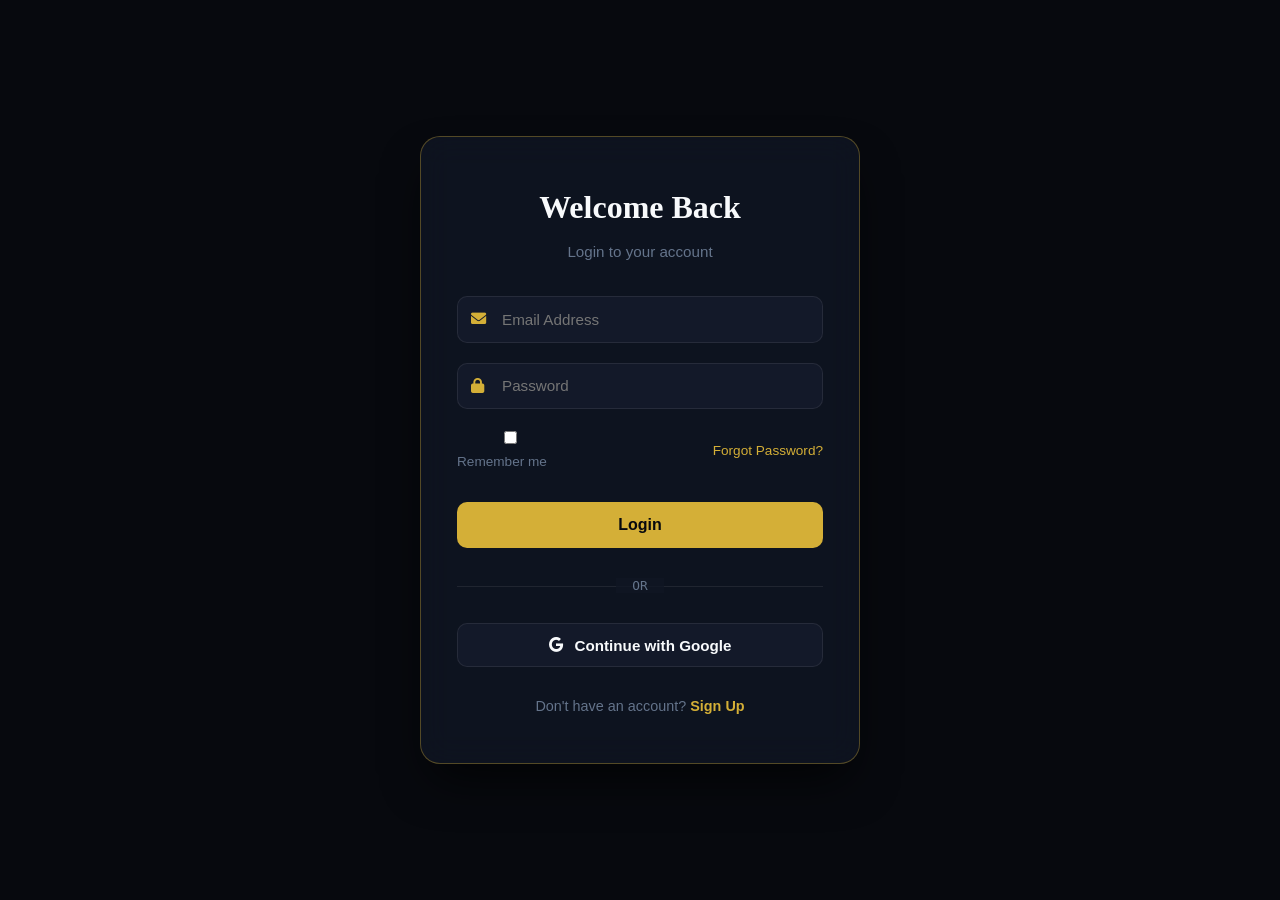
<file: login.html>
<!DOCTYPE html>
<html lang="en">
<head>
    <meta charset="UTF-8">
    <meta name="viewport" content="width=device-width, initial-scale=1.0">
    <title>Login - Elegant Earrings Shop</title>
    <link rel="stylesheet" href="styles.css">
    <link rel="stylesheet" href="https://cdnjs.cloudflare.com/ajax/libs/font-awesome/6.0.0/css/all.min.css">
</head>
<body>
    <div class="auth-container">
        <div class="auth-box" id="authBox">
            <div class="auth-header">
                <h2>Welcome Back</h2>
                <p>Login to your account</p>
            </div>
            <!-- Success message will be shown here after login -->
            <div class="login-success" style="display: none">
                <div class="success-icon">
                    <i class="fas fa-check-circle"></i>
                </div>
                <h2>Login Successful!</h2>
                <p class="welcome-message">Welcome back!</p>
                <a href="index.html" class="shopping-button">
                    <i class="fas fa-shopping-bag"></i>
                    Go to Shopping
                </a>
            </div>
            <form id="loginForm" class="auth-form">
                <div class="form-group">
                    <i class="fas fa-envelope"></i>
                    <input type="email" id="email" placeholder="Email Address" required>
                </div>
                <div class="form-group">
                    <i class="fas fa-lock"></i>
                    <input type="password" id="password" placeholder="Password" required>
                </div>
                <div class="form-group remember-forgot">
                    <label>
                        <input type="checkbox" id="remember"> Remember me
                    </label>
                    <a href="#" class="forgot-password">Forgot Password?</a>
                </div>
                <button type="submit" class="auth-button">Login</button>
            </form>
            <div class="auth-divider">
                <span>OR</span>
            </div>
            <button class="social-button google">
                <i class="fab fa-google"></i> Continue with Google
            </button>
            <p class="auth-footer">
                Don't have an account? <a href="#" id="showRegister">Sign Up</a>
            </p>
        </div>

        <!-- Registration Form (Initially Hidden) -->
        <div class="auth-box register-box" style="display: none;">
            <div class="auth-header">
                <h2>Create Account</h2>
                <p>Join our community</p>
            </div>
            <form id="registerForm" class="auth-form">
                <div class="form-group">
                    <i class="fas fa-user"></i>
                    <input type="text" id="fullName" placeholder="Full Name" required>
                </div>
                <div class="form-group">
                    <i class="fas fa-envelope"></i>
                    <input type="email" id="regEmail" placeholder="Email Address" required>
                </div>
                <div class="form-group">
                    <i class="fas fa-phone"></i>
                    <input type="tel" id="phone" placeholder="Phone Number" required>
                </div>
                <div class="form-group">
                    <i class="fas fa-lock"></i>
                    <input type="password" id="regPassword" placeholder="Password" required>
                </div>
                <div class="form-group">
                    <i class="fas fa-lock"></i>
                    <input type="password" id="confirmPassword" placeholder="Confirm Password" required>
                </div>
                <button type="submit" class="auth-button">Sign Up</button>
            </form>
            <p class="auth-footer">
                Already have an account? <a href="#" id="showLogin">Login</a>
            </p>
        </div>
    </div>

    <script src="auth.js"></script>
</body>
</html>
</file>
<file: styles.css>
/* ==========================================================================
   Aura Jewels & Elegant Earrings — Luxury Haute Joaillerie Stylesheet
   Crafted with Obsidian Gold Aesthetic, Glassmorphism & Responsive Bento Grids
   ========================================================================== */

/* --------------------------------------------------
   1. Theme Variables & Luxury Tokens
   -------------------------------------------------- */
:root {
    /* Fonts */
    --font-heading: 'Playfair Display', Georgia, serif;
    --font-body: 'Plus Jakarta Sans', -apple-system, BlinkMacSystemFont, sans-serif;
    --font-mono: 'JetBrains Mono', monospace;

    /* Theme: Obsidian & Champagne Gold (Dark - Default) */
    --bg-primary: #07090e;
    --bg-secondary: #0e121d;
    --bg-surface: #131929;
    --bg-card: rgba(16, 22, 36, 0.78);
    --bg-card-hover: rgba(22, 30, 48, 0.9);
    --bg-glass: rgba(7, 9, 14, 0.88);
    --bg-input: rgba(14, 18, 30, 0.95);

    /* Text Colors */
    --text-primary: #f8fafc;
    --text-secondary: #94a3b8;
    --text-muted: #64748b;
    --text-gold: #d4af37;

    /* Gold & Jewel Accents */
    --gold-primary: #d4af37;
    --gold-light: #f7df8f;
    --gold-dark: #997300;
    --gold-gradient: linear-gradient(135deg, #f7df8f 0%, #d4af37 50%, #997300 100%);
    --rose-gold: #e8a87c;
    --accent-emerald: #10b981;
    --accent-cyan: #38bdf8;
    --accent-rose: #f43f5e;

    /* Borders & Glows */
    --border-color: rgba(255, 255, 255, 0.08);
    --border-gold: rgba(212, 175, 55, 0.35);
    --border-gold-hover: rgba(212, 175, 55, 0.65);
    --shadow-sm: 0 4px 12px rgba(0, 0, 0, 0.35);
    --shadow-md: 0 12px 28px -6px rgba(0, 0, 0, 0.55);
    --shadow-lg: 0 24px 48px -12px rgba(0, 0, 0, 0.75);
    --shadow-gold: 0 0 25px rgba(212, 175, 55, 0.25);

    /* Transitions */
    --transition-fast: 0.2s cubic-bezier(0.16, 1, 0.3, 1);
    --transition-smooth: 0.35s cubic-bezier(0.16, 1, 0.3, 1);
    --transition-bounce: 0.45s cubic-bezier(0.34, 1.56, 0.64, 1);
}

/* Light Mode: Pearl & Ivory Boutique */
[data-theme="light"] {
    --bg-primary: #faf8f5;
    --bg-secondary: #ffffff;
    --bg-surface: #f3efe9;
    --bg-card: rgba(255, 255, 255, 0.92);
    --bg-card-hover: #ffffff;
    --bg-glass: rgba(250, 248, 245, 0.9);
    --bg-input: #ffffff;

    --text-primary: #1a1714;
    --text-secondary: #57534e;
    --text-muted: #8c827a;
    --text-gold: #aa820a;

    --gold-primary: #b89028;
    --gold-light: #d4af37;
    --gold-dark: #7a5c00;
    --gold-gradient: linear-gradient(135deg, #d4af37 0%, #b89028 100%);

    --border-color: rgba(26, 23, 20, 0.09);
    --border-gold: rgba(184, 144, 40, 0.3);
    --border-gold-hover: rgba(184, 144, 40, 0.7);

    --shadow-sm: 0 4px 12px rgba(26, 23, 20, 0.05);
    --shadow-md: 0 12px 28px -6px rgba(26, 23, 20, 0.08);
    --shadow-lg: 0 24px 48px -12px rgba(26, 23, 20, 0.12);
    --shadow-gold: 0 0 20px rgba(184, 144, 40, 0.18);
}

/* --------------------------------------------------
   2. Reset & Global Typography
   -------------------------------------------------- */
*, *::before, *::after {
    margin: 0;
    padding: 0;
    box-sizing: border-box;
}

html {
    scroll-behavior: smooth;
    font-size: 16px;
    -webkit-tap-highlight-color: transparent;
}

body {
    font-family: var(--font-body);
    background-color: var(--bg-primary);
    color: var(--text-primary);
    line-height: 1.65;
    overflow-x: hidden;
    transition: background-color var(--transition-smooth), color var(--transition-smooth);
}

::selection {
    background-color: var(--gold-primary);
    color: #07090e;
}

/* Custom Scrollbar */
::-webkit-scrollbar {
    width: 8px;
}
::-webkit-scrollbar-track {
    background: var(--bg-primary);
}
::-webkit-scrollbar-thumb {
    background: var(--border-gold);
    border-radius: 4px;
}
::-webkit-scrollbar-thumb:hover {
    background: var(--gold-primary);
}

.container {
    width: 100%;
    max-width: 1240px;
    margin: 0 auto;
    padding: 0 1.5rem;
}

/* Text Shimmers & Utilities */
.gold-text {
    color: var(--gold-primary);
}

.text-gold {
    color: var(--gold-primary);
}

.text-emerald {
    color: var(--accent-emerald);
}

.gold-shimmer-text {
    background: var(--gold-gradient);
    -webkit-background-clip: text;
    -webkit-text-fill-color: transparent;
    display: inline-block;
}

.text-center {
    text-align: center;
}

/* --------------------------------------------------
   3. Top Announcement Bar
   -------------------------------------------------- */
.top-announcement-bar {
    background: linear-gradient(90deg, #0e121d 0%, #151b2a 50%, #0e121d 100%);
    border-bottom: 1px solid var(--border-gold);
    padding: 0.55rem 0;
    font-size: 0.8rem;
    color: var(--text-secondary);
}

[data-theme="light"] .top-announcement-bar {
    background: #f1ede6;
}

.announcement-content {
    display: flex;
    justify-content: space-between;
    align-items: center;
    flex-wrap: wrap;
    gap: 0.75rem;
}

.sparkle-icon {
    margin-right: 0.35rem;
}

.promo-code {
    color: var(--gold-primary);
    background: rgba(212, 175, 55, 0.15);
    padding: 0.15rem 0.5rem;
    border-radius: 4px;
    font-family: var(--font-mono);
    letter-spacing: 1px;
}

.announcement-right {
    display: flex;
    align-items: center;
    gap: 0.75rem;
    font-size: 0.78rem;
}

.announcement-right .divider {
    color: var(--text-muted);
}

/* --------------------------------------------------
   4. Glassmorphism Navigation Bar
   -------------------------------------------------- */
.site-header {
    position: sticky;
    top: 0;
    width: 100%;
    z-index: 1000;
    background: var(--bg-glass);
    backdrop-filter: blur(18px);
    -webkit-backdrop-filter: blur(18px);
    border-bottom: 1px solid var(--border-color);
    transition: all var(--transition-smooth);
}

.site-header.scrolled {
    border-bottom-color: var(--border-gold);
    box-shadow: var(--shadow-md);
}

.navbar {
    padding: 0.85rem 0;
}

.nav-container {
    display: flex;
    justify-content: space-between;
    align-items: center;
    max-width: 1240px;
    margin: 0 auto;
    padding: 0 1.5rem;
}

/* Brand Logo */
.logo {
    display: flex;
    align-items: center;
    gap: 0.85rem;
    text-decoration: none;
    color: var(--text-primary);
}

.logo-crown-icon {
    width: 44px;
    height: 44px;
    border-radius: 12px;
    background: var(--gold-gradient);
    display: flex;
    align-items: center;
    justify-content: center;
    color: #07090e;
    font-size: 1.35rem;
    box-shadow: var(--shadow-gold);
}

.logo-text-group {
    display: flex;
    flex-direction: column;
}

.brand-name {
    font-family: var(--font-heading);
    font-size: 1.45rem;
    font-weight: 800;
    letter-spacing: 1px;
    line-height: 1.1;
}

.brand-tagline {
    font-size: 0.68rem;
    font-family: var(--font-mono);
    text-transform: uppercase;
    color: var(--text-muted);
    letter-spacing: 1.5px;
}

/* Desktop Nav Links */
.nav-links {
    display: flex;
    align-items: center;
    gap: 0.5rem;
}

.nav-link {
    text-decoration: none;
    color: var(--text-secondary);
    font-size: 0.92rem;
    font-weight: 600;
    padding: 0.5rem 0.95rem;
    border-radius: 8px;
    transition: all var(--transition-fast);
    position: relative;
}

.nav-link:hover, .nav-link.active {
    color: var(--text-primary);
    background: rgba(212, 175, 55, 0.08);
}

.nav-link.active::after {
    content: '';
    position: absolute;
    bottom: -6px;
    left: 50%;
    transform: translateX(-50%);
    width: 20px;
    height: 2px;
    background: var(--gold-primary);
    border-radius: 2px;
}

/* Action Icon Buttons */
.user-actions {
    display: flex;
    align-items: center;
    gap: 0.75rem;
}

.action-icon-btn {
    width: 40px;
    height: 40px;
    border-radius: 10px;
    border: 1px solid var(--border-color);
    background: var(--bg-surface);
    color: var(--text-primary);
    display: flex;
    align-items: center;
    justify-content: center;
    cursor: pointer;
    position: relative;
    font-size: 1rem;
    text-decoration: none;
    transition: transform var(--transition-bounce), border-color var(--transition-fast), background var(--transition-fast);
}

.action-icon-btn:hover {
    border-color: var(--gold-primary);
    transform: translateY(-2px);
    color: var(--gold-primary);
}

.badge-count {
    position: absolute;
    top: -6px;
    right: -6px;
    background: var(--gold-primary);
    color: #07090e;
    font-size: 0.7rem;
    font-family: var(--font-mono);
    font-weight: 800;
    width: 20px;
    height: 20px;
    border-radius: 50%;
    display: flex;
    align-items: center;
    justify-content: center;
    box-shadow: var(--shadow-sm);
}

/* Theme Toggle */
.moon-icon { display: block; }
.sun-icon { display: none; }
[data-theme="light"] .moon-icon { display: none; }
[data-theme="light"] .sun-icon { display: block; color: var(--gold-primary); }

/* User Avatar & Dropdown */
.user-menu-wrapper {
    position: relative;
}

.user-avatar-btn {
    display: flex;
    align-items: center;
    gap: 0.45rem;
    background: transparent;
    border: none;
    cursor: pointer;
    padding: 0;
}

.profile-pic {
    width: 38px;
    height: 38px;
    border-radius: 50%;
    object-fit: cover;
    border: 2px solid var(--border-gold);
    transition: border-color var(--transition-fast);
}

.user-avatar-btn:hover .profile-pic {
    border-color: var(--gold-primary);
}

.caret-icon {
    font-size: 0.7rem;
    color: var(--text-muted);
}

.profile-dropdown {
    position: absolute;
    top: calc(100% + 12px);
    right: 0;
    width: 260px;
    background: var(--bg-secondary);
    border: 1px solid var(--border-gold);
    border-radius: 16px;
    box-shadow: var(--shadow-lg);
    display: none;
    z-index: 1100;
    overflow: hidden;
    animation: dropFade 0.25s var(--transition-smooth);
}

.profile-dropdown.show {
    display: block;
}

@keyframes dropFade {
    from { opacity: 0; transform: translateY(-8px); }
    to { opacity: 1; transform: translateY(0); }
}

.profile-header {
    padding: 1.25rem 1rem;
    background: var(--bg-surface);
    display: flex;
    align-items: center;
    gap: 0.75rem;
    border-bottom: 1px solid var(--border-color);
}

.dropdown-avatar {
    width: 44px;
    height: 44px;
    border-radius: 50%;
    object-fit: cover;
}

.dropdown-user-info {
    display: flex;
    flex-direction: column;
}

.user-name {
    font-size: 0.95rem;
    color: var(--text-primary);
}

.user-tier {
    font-size: 0.75rem;
    color: var(--gold-primary);
    font-weight: 600;
}

.profile-menu-items {
    padding: 0.5rem 0;
}

.profile-menu-item {
    display: flex;
    align-items: center;
    gap: 0.85rem;
    padding: 0.75rem 1.25rem;
    color: var(--text-secondary);
    text-decoration: none;
    font-size: 0.9rem;
    transition: background var(--transition-fast), color var(--transition-fast);
}

.profile-menu-item:hover {
    color: var(--gold-primary);
    background: rgba(212, 175, 55, 0.08);
}

.profile-menu-item i {
    width: 18px;
    color: var(--text-muted);
}

.menu-divider {
    height: 1px;
    background: var(--border-color);
    margin: 0.4rem 0;
}

.logout-link {
    color: var(--accent-rose);
}

/* Collapsible Search Drawer */
.search-bar-drawer {
    background: var(--bg-surface);
    border-bottom: 1px solid var(--border-gold);
    max-height: 0;
    overflow: hidden;
    transition: max-height var(--transition-smooth);
}

.search-bar-drawer.open {
    max-height: 80px;
}

.search-drawer-inner {
    padding: 1rem 1.5rem;
    display: flex;
    align-items: center;
    gap: 1rem;
}

.search-input-icon {
    font-size: 1.2rem;
    color: var(--gold-primary);
}

#search-input {
    width: 100%;
    background: transparent;
    border: none;
    color: var(--text-primary);
    font-family: var(--font-body);
    font-size: 1.05rem;
    outline: none;
}

.close-search-btn {
    background: transparent;
    border: none;
    font-size: 1.75rem;
    color: var(--text-muted);
    cursor: pointer;
}

/* --------------------------------------------------
   5. Mobile Drawer
   -------------------------------------------------- */
.mobile-only {
    display: none;
}

.mobile-nav-drawer {
    position: fixed;
    top: 0;
    left: -320px;
    width: 300px;
    height: 100%;
    background: var(--bg-secondary);
    z-index: 2000;
    padding: 1.5rem;
    display: flex;
    flex-direction: column;
    box-shadow: var(--shadow-lg);
    border-right: 1px solid var(--border-gold);
    transition: left var(--transition-smooth);
}

.mobile-nav-drawer.open {
    left: 0;
}

.mobile-drawer-header {
    display: flex;
    justify-content: space-between;
    align-items: center;
    padding-bottom: 1rem;
    border-bottom: 1px solid var(--border-color);
}

.close-drawer-btn {
    background: transparent;
    border: none;
    color: var(--text-primary);
    font-size: 1.75rem;
    cursor: pointer;
}

.mobile-nav-list {
    list-style: none;
    margin-top: 1.5rem;
    display: flex;
    flex-direction: column;
    gap: 0.75rem;
}

.mobile-nav-list a {
    color: var(--text-secondary);
    text-decoration: none;
    font-size: 1.05rem;
    font-weight: 600;
    display: flex;
    align-items: center;
    gap: 0.85rem;
    padding: 0.65rem 0.85rem;
    border-radius: 8px;
}

.mobile-nav-list a:hover {
    color: var(--gold-primary);
    background: rgba(212, 175, 55, 0.08);
}

.mobile-drawer-footer {
    margin-top: auto;
    padding-top: 1.5rem;
}

.drawer-backdrop {
    position: fixed;
    top: 0;
    left: 0;
    width: 100vw;
    height: 100vh;
    background: rgba(0, 0, 0, 0.65);
    backdrop-filter: blur(4px);
    z-index: 1500;
    opacity: 0;
    pointer-events: none;
    transition: opacity var(--transition-smooth);
}

.drawer-backdrop.active {
    opacity: 1;
    pointer-events: auto;
}

/* --------------------------------------------------
   6. Hero Section
   -------------------------------------------------- */
.hero {
    position: relative;
    padding: 5.5rem 0 4.5rem;
    overflow: hidden;
    background: radial-gradient(circle at 75% 25%, rgba(212, 175, 55, 0.09) 0%, transparent 60%);
}

.hero-ambient-glow {
    position: absolute;
    border-radius: 50%;
    filter: blur(100px);
    pointer-events: none;
    z-index: 0;
}

.glow-gold {
    width: 450px;
    height: 450px;
    background: rgba(212, 175, 55, 0.12);
    top: -80px;
    right: -50px;
}

.glow-rose {
    width: 400px;
    height: 400px;
    background: rgba(232, 168, 124, 0.1);
    bottom: -100px;
    left: -80px;
}

.hero-container {
    position: relative;
    z-index: 1;
}

.hero-grid {
    display: grid;
    grid-template-columns: 1.2fr 0.95fr;
    gap: 3.5rem;
    align-items: center;
}

.luxury-pill {
    display: inline-flex;
    align-items: center;
    gap: 0.5rem;
    background: rgba(212, 175, 55, 0.09);
    border: 1px solid var(--border-gold);
    color: var(--gold-primary);
    padding: 0.45rem 1.15rem;
    border-radius: 50px;
    font-family: var(--font-mono);
    font-size: 0.8rem;
    font-weight: 700;
    letter-spacing: 1px;
    margin-bottom: 1.5rem;
}

.hero-title {
    font-family: var(--font-heading);
    font-size: clamp(2.4rem, 4.4vw, 4rem);
    font-weight: 900;
    line-height: 1.15;
    letter-spacing: -0.5px;
    margin-bottom: 1.5rem;
}

.hero-description {
    font-size: 1.15rem;
    color: var(--text-secondary);
    line-height: 1.75;
    margin-bottom: 2.25rem;
    max-width: 580px;
}

/* Button Component System */
.btn {
    display: inline-flex;
    align-items: center;
    justify-content: center;
    gap: 0.6rem;
    font-family: var(--font-body);
    font-size: 0.95rem;
    font-weight: 700;
    padding: 0.85rem 1.75rem;
    border-radius: 12px;
    text-decoration: none;
    cursor: pointer;
    transition: transform var(--transition-fast), box-shadow var(--transition-fast), background var(--transition-fast);
    border: none;
}

.btn-sm {
    padding: 0.6rem 1rem;
    font-size: 0.85rem;
    border-radius: 8px;
}

.btn-block {
    width: 100%;
}

.btn-gold {
    background: var(--gold-gradient);
    color: #07090e;
    font-weight: 800;
    box-shadow: var(--shadow-sm);
}

.btn-gold:hover {
    transform: translateY(-3px);
    box-shadow: var(--shadow-gold);
}

.btn-outline-gold {
    background: transparent;
    color: var(--gold-primary);
    border: 1px solid var(--border-gold);
}

.btn-outline-gold:hover {
    background: rgba(212, 175, 55, 0.12);
    border-color: var(--gold-primary);
    transform: translateY(-2px);
}

.btn-glass {
    background: var(--bg-surface);
    color: var(--text-primary);
    border: 1px solid var(--border-color);
}

.btn-glass:hover {
    border-color: var(--gold-primary);
    transform: translateY(-3px);
}

.btn-whatsapp {
    background: #25D366;
    color: #fff;
    text-decoration: none;
}

.btn-whatsapp:hover {
    background: #20ba59;
    box-shadow: 0 0 20px rgba(37, 211, 102, 0.4);
    transform: translateY(-2px);
}

.hero-cta-group {
    display: flex;
    flex-wrap: wrap;
    gap: 1rem;
    margin-bottom: 3rem;
}

/* Trust Metrics */
.hero-trust-metrics {
    display: flex;
    align-items: center;
    gap: 1.5rem;
    padding-top: 1.5rem;
    border-top: 1px solid var(--border-color);
    flex-wrap: wrap;
}

.trust-metric-item {
    display: flex;
    align-items: center;
    gap: 0.75rem;
}

.trust-metric-item i {
    font-size: 1.5rem;
}

.trust-metric-item strong {
    display: block;
    font-size: 0.88rem;
    color: var(--text-primary);
}

.trust-metric-item span {
    font-size: 0.75rem;
    color: var(--text-muted);
}

.metric-divider {
    width: 1px;
    height: 35px;
    background: var(--border-color);
}

/* Hero Right Floating Card */
.hero-floating-card {
    background: var(--bg-card);
    border: 1px solid var(--border-gold);
    border-radius: 24px;
    overflow: hidden;
    box-shadow: var(--shadow-lg);
    backdrop-filter: blur(14px);
    transition: transform var(--transition-smooth);
}

.hero-floating-card:hover {
    transform: translateY(-6px);
}

.hero-img-box {
    position: relative;
    height: 320px;
    background: #0f131f;
    overflow: hidden;
}

.hero-main-img {
    width: 100%;
    height: 100%;
    object-fit: cover;
    transition: transform 0.6s cubic-bezier(0.16, 1, 0.3, 1);
}

.hero-floating-card:hover .hero-main-img {
    transform: scale(1.06);
}

.hero-card-tag {
    position: absolute;
    top: 16px;
    left: 16px;
    background: var(--gold-gradient);
    color: #07090e;
    font-family: var(--font-mono);
    font-size: 0.72rem;
    font-weight: 800;
    padding: 0.35rem 0.85rem;
    border-radius: 20px;
    letter-spacing: 1px;
}

.hero-card-details {
    padding: 1.75rem;
}

.hero-card-flex {
    display: flex;
    justify-content: space-between;
    align-items: flex-start;
    margin-bottom: 1.25rem;
}

.hero-card-title {
    font-family: var(--font-heading);
    font-size: 1.45rem;
    font-weight: 700;
    color: var(--text-primary);
}

.hero-card-mat {
    font-size: 0.85rem;
    color: var(--text-muted);
}

.hero-card-price {
    display: flex;
    flex-direction: column;
    align-items: flex-end;
}

.old-price {
    font-size: 0.82rem;
    text-decoration: line-through;
    color: var(--text-muted);
}

.current-price {
    font-family: var(--font-mono);
    font-size: 1.45rem;
    font-weight: 800;
    color: var(--gold-primary);
}

/* --------------------------------------------------
   7. Spotlight Bento Section
   -------------------------------------------------- */
.section {
    padding: 5.5rem 0;
    position: relative;
}

.section-header {
    margin-bottom: 3.5rem;
}

.section-subtitle {
    font-family: var(--font-mono);
    font-size: 0.8rem;
    color: var(--gold-primary);
    letter-spacing: 2.5px;
    text-transform: uppercase;
    font-weight: 700;
    display: inline-block;
    margin-bottom: 0.75rem;
}

.section-title {
    font-family: var(--font-heading);
    font-size: clamp(2rem, 3.2vw, 2.85rem);
    font-weight: 800;
    letter-spacing: -0.5px;
    margin-bottom: 1rem;
}

.section-caption {
    font-size: 1.05rem;
    color: var(--text-secondary);
    max-width: 650px;
    margin: 0 auto;
}

.spotlight-bento-grid {
    display: grid;
    grid-template-columns: repeat(3, 1fr);
    gap: 1.75rem;
}

.spotlight-card {
    position: relative;
    border-radius: 20px;
    height: 380px;
    overflow: hidden;
    border: 1px solid var(--border-color);
    box-shadow: var(--shadow-md);
    cursor: pointer;
    transition: transform var(--transition-fast), border-color var(--transition-fast);
}

.spotlight-card:hover {
    transform: translateY(-6px);
    border-color: var(--border-gold);
}

.spotlight-bg-img {
    width: 100%;
    height: 100%;
    object-fit: cover;
    transition: transform 0.6s ease;
}

.spotlight-card:hover .spotlight-bg-img {
    transform: scale(1.08);
}

.spotlight-overlay {
    position: absolute;
    inset: 0;
    background: linear-gradient(180deg, transparent 35%, rgba(7, 9, 14, 0.95) 100%);
    padding: 2rem;
    display: flex;
    flex-direction: column;
    justify-content: flex-end;
}

.spotlight-badge {
    font-family: var(--font-mono);
    font-size: 0.72rem;
    color: var(--gold-primary);
    font-weight: 700;
    margin-bottom: 0.5rem;
}

.spotlight-overlay h3 {
    font-family: var(--font-heading);
    font-size: 1.55rem;
    font-weight: 700;
    color: #fff;
    margin-bottom: 0.5rem;
}

.spotlight-overlay p {
    font-size: 0.88rem;
    color: #cbd5e1;
    line-height: 1.55;
    margin-bottom: 1.25rem;
}

.spotlight-link {
    color: var(--gold-primary);
    text-decoration: none;
    font-weight: 700;
    font-size: 0.9rem;
    display: inline-flex;
    align-items: center;
    gap: 0.4rem;
    transition: transform var(--transition-fast);
}

.spotlight-link:hover {
    transform: translateX(4px);
}

/* --------------------------------------------------
   8. Collection Toolbar & 24 Products Grid
   -------------------------------------------------- */
.products-section {
    background: var(--bg-secondary);
}

.collection-toolbar {
    display: flex;
    justify-content: space-between;
    align-items: center;
    flex-wrap: wrap;
    gap: 1.5rem;
    margin-bottom: 1.75rem;
    padding-bottom: 1.5rem;
    border-bottom: 1px solid var(--border-color);
}

.filter-chips-wrapper {
    display: flex;
    flex-wrap: wrap;
    gap: 0.5rem;
}

.filter-chip {
    background: var(--bg-surface);
    border: 1px solid var(--border-color);
    color: var(--text-secondary);
    font-family: var(--font-body);
    font-size: 0.85rem;
    font-weight: 600;
    padding: 0.5rem 1.15rem;
    border-radius: 30px;
    cursor: pointer;
    transition: all var(--transition-fast);
}

.filter-chip:hover {
    color: var(--text-primary);
    border-color: var(--border-gold);
}

.filter-chip.active {
    background: var(--gold-gradient);
    color: #07090e;
    font-weight: 800;
    border-color: transparent;
    box-shadow: var(--shadow-sm);
}

.sort-selector-wrapper {
    display: flex;
    align-items: center;
    gap: 0.5rem;
    font-size: 0.88rem;
    color: var(--text-muted);
}

.sort-select {
    background: var(--bg-surface);
    border: 1px solid var(--border-color);
    color: var(--text-primary);
    font-family: var(--font-body);
    font-size: 0.85rem;
    padding: 0.45rem 0.85rem;
    border-radius: 8px;
    outline: none;
    cursor: pointer;
}

.sort-select:focus {
    border-color: var(--gold-primary);
}

.results-meta-bar {
    display: flex;
    justify-content: space-between;
    align-items: center;
    font-size: 0.85rem;
    color: var(--text-muted);
    margin-bottom: 2rem;
    font-family: var(--font-mono);
}

/* Product Cards Grid */
.product-grid {
    display: grid;
    grid-template-columns: repeat(auto-fill, minmax(270px, 1fr));
    gap: 1.75rem;
}

.product-card {
    background: var(--bg-card);
    border: 1px solid var(--border-color);
    border-radius: 18px;
    overflow: hidden;
    display: flex;
    flex-direction: column;
    position: relative;
    box-shadow: var(--shadow-sm);
    transition: transform var(--transition-fast), border-color var(--transition-fast), box-shadow var(--transition-fast);
}

.product-card:hover {
    transform: translateY(-6px);
    border-color: var(--border-gold);
    box-shadow: var(--shadow-md);
}

.card-badges {
    position: absolute;
    top: 14px;
    left: 14px;
    right: 14px;
    display: flex;
    justify-content: space-between;
    align-items: center;
    z-index: 2;
}

.badge-tag {
    font-family: var(--font-mono);
    font-size: 0.68rem;
    font-weight: 800;
    padding: 0.25rem 0.6rem;
    border-radius: 6px;
    letter-spacing: 0.5px;
}

.tag-sale {
    background: var(--accent-rose);
    color: #fff;
}

.tag-popular {
    background: var(--gold-gradient);
    color: #07090e;
}

.wishlist-icon {
    width: 34px;
    height: 34px;
    border-radius: 50%;
    background: rgba(7, 9, 14, 0.75);
    border: 1px solid var(--border-color);
    color: var(--text-primary);
    display: flex;
    align-items: center;
    justify-content: center;
    font-size: 0.95rem;
    cursor: pointer;
    backdrop-filter: blur(4px);
    transition: transform var(--transition-bounce), color var(--transition-fast), background var(--transition-fast);
}

.wishlist-icon:hover, .wishlist-icon.active {
    color: var(--accent-rose);
    background: #fff;
    transform: scale(1.15);
}

.wishlist-icon.active i {
    font-weight: 900;
}

.product-thumb {
    position: relative;
    height: 250px;
    background: #0f131f;
    overflow: hidden;
}

.product-thumb img {
    width: 100%;
    height: 100%;
    object-fit: cover;
    transition: transform 0.5s ease;
}

.product-card:hover .product-thumb img {
    transform: scale(1.08);
}

.quick-view-overlay-btn {
    position: absolute;
    bottom: 12px;
    left: 50%;
    transform: translateX(-50%) translateY(30px);
    background: rgba(7, 9, 14, 0.85);
    color: var(--gold-primary);
    border: 1px solid var(--border-gold);
    padding: 0.45rem 1rem;
    border-radius: 20px;
    font-size: 0.78rem;
    font-weight: 700;
    cursor: pointer;
    backdrop-filter: blur(8px);
    opacity: 0;
    transition: all var(--transition-fast);
}

.product-card:hover .quick-view-overlay-btn {
    transform: translateX(-50%) translateY(0);
    opacity: 1;
}

.card-info {
    padding: 1.35rem 1.25rem;
    display: flex;
    flex-direction: column;
    flex-grow: 1;
}

.rating-stars {
    color: var(--gold-primary);
    font-size: 0.75rem;
    margin-bottom: 0.4rem;
}

.review-count {
    color: var(--text-muted);
    margin-left: 0.35rem;
}

.product-title {
    font-family: var(--font-heading);
    font-size: 1.15rem;
    font-weight: 700;
    color: var(--text-primary);
    margin-bottom: 0.35rem;
    line-height: 1.3;
}

.product-specs {
    font-size: 0.8rem;
    color: var(--text-muted);
    margin-bottom: 1rem;
}

.price-row {
    margin-top: auto;
    margin-bottom: 1rem;
    display: flex;
    justify-content: space-between;
    align-items: center;
}

.prices {
    display: flex;
    align-items: baseline;
    gap: 0.5rem;
}

.original-price {
    font-size: 0.85rem;
    text-decoration: line-through;
    color: var(--text-muted);
}

.price {
    font-family: var(--font-mono);
    font-size: 1.35rem;
    font-weight: 800;
    color: var(--gold-primary);
}

.card-actions-group {
    display: grid;
    grid-template-columns: 1fr 1fr;
    gap: 0.6rem;
}

/* --------------------------------------------------
   9. Slide-Out Side Cart Drawer
   -------------------------------------------------- */
.cart-drawer {
    position: fixed;
    top: 0;
    right: -420px;
    width: 380px;
    height: 100%;
    background: var(--bg-secondary);
    border-left: 1px solid var(--border-gold);
    box-shadow: var(--shadow-lg);
    z-index: 2100;
    display: flex;
    flex-direction: column;
    transition: right var(--transition-smooth);
}

.cart-drawer.open {
    right: 0;
}

.cart-drawer-header {
    padding: 1.35rem 1.5rem;
    border-bottom: 1px solid var(--border-color);
    display: flex;
    justify-content: space-between;
    align-items: center;
}

.cart-drawer-header h3 {
    font-family: var(--font-heading);
    font-size: 1.25rem;
    font-weight: 700;
}

.cart-drawer-body {
    flex-grow: 1;
    overflow-y: auto;
    padding: 1.25rem 1.5rem;
}

.free-shipping-bar {
    background: rgba(212, 175, 55, 0.08);
    border: 1px dashed var(--border-gold);
    border-radius: 8px;
    padding: 0.65rem 0.85rem;
    font-size: 0.8rem;
    display: flex;
    align-items: center;
    gap: 0.5rem;
    margin-bottom: 1.25rem;
}

.cart-items-container {
    display: flex;
    flex-direction: column;
    gap: 1rem;
}

.empty-cart-state {
    text-align: center;
    padding: 3rem 1rem;
    color: var(--text-muted);
}

.empty-bag-icon {
    font-size: 3rem;
    color: var(--border-gold);
    margin-bottom: 1rem;
}

.drawer-item {
    display: flex;
    gap: 1rem;
    padding-bottom: 1rem;
    border-bottom: 1px solid var(--border-color);
    align-items: center;
}

.drawer-item-img {
    width: 65px;
    height: 65px;
    border-radius: 8px;
    object-fit: cover;
    background: #0f131f;
}

.drawer-item-info {
    flex-grow: 1;
}

.drawer-item-title {
    font-size: 0.92rem;
    font-weight: 700;
    color: var(--text-primary);
}

.drawer-item-price {
    font-family: var(--font-mono);
    font-size: 0.88rem;
    color: var(--gold-primary);
}

.drawer-qty-row {
    display: flex;
    align-items: center;
    gap: 0.5rem;
    margin-top: 0.35rem;
}

.drawer-qty-btn {
    width: 24px;
    height: 24px;
    background: var(--bg-surface);
    border: 1px solid var(--border-color);
    color: var(--text-primary);
    border-radius: 4px;
    cursor: pointer;
    font-weight: 700;
}

.drawer-qty-val {
    font-size: 0.85rem;
    font-family: var(--font-mono);
    min-width: 16px;
    text-align: center;
}

.drawer-item-remove {
    background: transparent;
    border: none;
    color: var(--accent-rose);
    cursor: pointer;
    font-size: 1rem;
    padding: 0.35rem;
}

.cart-drawer-footer {
    padding: 1.5rem;
    background: var(--bg-surface);
    border-top: 1px solid var(--border-color);
}

.cart-summary-line {
    display: flex;
    justify-content: space-between;
    font-size: 0.88rem;
    color: var(--text-secondary);
    margin-bottom: 0.4rem;
}

.code-text {
    color: var(--gold-primary);
}

.cart-total-line {
    display: flex;
    justify-content: space-between;
    font-size: 1.15rem;
    font-family: var(--font-heading);
    color: var(--text-primary);
    font-weight: 700;
    padding-top: 0.75rem;
    margin-top: 0.75rem;
    border-top: 1px dashed var(--border-color);
    margin-bottom: 1.25rem;
}

.cart-total-line strong {
    font-family: var(--font-mono);
    color: var(--gold-primary);
    font-size: 1.35rem;
}

/* --------------------------------------------------
   10. Luxury Modals: Quick View & UPI Payment
   -------------------------------------------------- */
.modal {
    position: fixed;
    inset: 0;
    background: rgba(0, 0, 0, 0.85);
    backdrop-filter: blur(12px);
    z-index: 2500;
    display: none;
    align-items: center;
    justify-content: center;
    padding: 1.5rem;
    overflow-y: auto;
}

.modal.active, .modal.show {
    display: flex;
}

.modal-content {
    background: var(--bg-secondary);
    border: 1px solid var(--border-gold);
    border-radius: 24px;
    position: relative;
    max-width: 760px;
    width: 100%;
    box-shadow: var(--shadow-lg);
    animation: modalPop 0.3s var(--transition-bounce);
    overflow: hidden;
}

@keyframes modalPop {
    from { opacity: 0; transform: scale(0.92); }
    to { opacity: 1; transform: scale(1); }
}

.close-modal-btn {
    position: absolute;
    top: 16px;
    right: 20px;
    background: transparent;
    border: none;
    font-size: 2rem;
    color: var(--text-muted);
    cursor: pointer;
    z-index: 10;
}

.close-modal-btn:hover {
    color: var(--text-primary);
}

/* Quick View Modal Grid */
.product-modal-grid {
    display: grid;
    grid-template-columns: 1fr 1.15fr;
}

.modal-img-container {
    background: #0f131f;
    height: 100%;
    min-height: 380px;
}

.modal-img-container img {
    width: 100%;
    height: 100%;
    object-fit: cover;
}

.modal-info-container {
    padding: 2.5rem 2rem;
    display: flex;
    flex-direction: column;
}

.modal-category-tag {
    font-family: var(--font-mono);
    font-size: 0.72rem;
    color: var(--gold-primary);
    letter-spacing: 1.5px;
    font-weight: 700;
}

.modal-title {
    font-family: var(--font-heading);
    font-size: 1.65rem;
    font-weight: 800;
    margin: 0.4rem 0 0.8rem;
}

.modal-pricing-box {
    display: flex;
    align-items: baseline;
    gap: 0.75rem;
    margin-bottom: 1.5rem;
}

.modal-price {
    font-family: var(--font-mono);
    font-size: 1.75rem;
    font-weight: 800;
    color: var(--gold-primary);
}

.inclusive-taxes {
    font-size: 0.75rem;
    color: var(--text-muted);
}

.modal-specs-list {
    display: flex;
    flex-direction: column;
    gap: 0.6rem;
    margin-bottom: 2rem;
    padding: 1rem;
    background: var(--bg-surface);
    border-radius: 12px;
    font-size: 0.85rem;
}

.spec-row {
    display: flex;
    justify-content: space-between;
}

.spec-label {
    color: var(--text-muted);
}

.spec-val {
    color: var(--text-primary);
}

.modal-actions {
    display: flex;
    gap: 0.75rem;
    margin-bottom: 1.5rem;
    flex-wrap: wrap;
}

.qty-stepper {
    display: flex;
    align-items: center;
    background: var(--bg-surface);
    border: 1px solid var(--border-color);
    border-radius: 8px;
    overflow: hidden;
}

.qty-btn {
    width: 34px;
    height: 38px;
    background: transparent;
    border: none;
    color: var(--text-primary);
    cursor: pointer;
    font-size: 1rem;
    font-weight: 700;
}

.qty-stepper input {
    width: 38px;
    border: none;
    background: transparent;
    text-align: center;
    color: var(--text-primary);
    font-family: var(--font-mono);
    font-weight: 700;
}

.modal-perks {
    display: flex;
    gap: 1rem;
    font-size: 0.75rem;
    color: var(--text-muted);
    border-top: 1px solid var(--border-color);
    padding-top: 1rem;
}

/* UPI Payment Modal Specifics */
.payment-modal-content {
    max-width: 520px;
    padding: 2.25rem 2rem;
}

.payment-modal-header {
    text-align: center;
    margin-bottom: 1.5rem;
}

.payment-modal-header h3 {
    font-family: var(--font-heading);
    font-size: 1.55rem;
    font-weight: 800;
    margin-bottom: 0.35rem;
}

.payment-modal-header p {
    font-size: 0.82rem;
    color: var(--text-muted);
}

.payment-summary-card {
    background: var(--bg-surface);
    border: 1px solid var(--border-color);
    border-radius: 14px;
    padding: 0.85rem 1rem;
    display: flex;
    align-items: center;
    gap: 1rem;
    margin-bottom: 1.5rem;
}

.pay-thumb {
    width: 56px;
    height: 56px;
    border-radius: 10px;
    object-fit: cover;
    background: #0f131f;
}

.pay-info h4 {
    font-size: 0.98rem;
    font-weight: 700;
}

.pay-amount-box {
    display: flex;
    align-items: center;
    gap: 0.4rem;
    font-size: 0.85rem;
    color: var(--text-secondary);
}

.pay-total-val {
    font-family: var(--font-mono);
    color: var(--gold-primary);
    font-size: 1.15rem;
}

.qr-payment-showcase {
    background: var(--bg-surface);
    border: 1px solid var(--border-gold);
    border-radius: 18px;
    padding: 1.5rem;
    display: flex;
    flex-direction: column;
    align-items: center;
    margin-bottom: 1.5rem;
}

.qr-frame {
    background: #fff;
    padding: 0.75rem;
    border-radius: 14px;
    box-shadow: var(--shadow-sm);
    display: flex;
    flex-direction: column;
    align-items: center;
    margin-bottom: 1rem;
}

.qr-frame img {
    width: 170px;
    height: 170px;
    object-fit: contain;
}

.scan-pill {
    margin-top: 0.4rem;
    font-size: 0.7rem;
    font-weight: 700;
    color: #07090e;
    font-family: var(--font-mono);
}

.upi-id-box {
    width: 100%;
    text-align: center;
}

.upi-label {
    font-size: 0.78rem;
    color: var(--text-muted);
}

.upi-copy-row {
    display: inline-flex;
    align-items: center;
    gap: 0.65rem;
    background: var(--bg-primary);
    border: 1px solid var(--border-color);
    padding: 0.35rem 0.85rem;
    border-radius: 8px;
    margin-top: 0.35rem;
}

.upi-copy-row code {
    font-family: var(--font-mono);
    color: var(--gold-primary);
    font-size: 0.9rem;
    font-weight: 700;
}

.btn-copy {
    background: transparent;
    border: none;
    color: var(--accent-cyan);
    font-size: 0.75rem;
    font-weight: 700;
    cursor: pointer;
}

.btn-copy:hover {
    text-decoration: underline;
}

.upi-apps-row {
    display: grid;
    grid-template-columns: 1fr 1fr;
    gap: 0.75rem;
    margin-bottom: 1.25rem;
}

.btn-upi-app {
    background: #fff;
    color: #3c4043;
    font-weight: 700;
    border: 1px solid #dadce0;
}

.btn-upi-app:hover {
    background: #f8f9fa;
    transform: translateY(-2px);
}

/* Shipping Details Accordion in Payment Modal */
.shipping-details-accordion {
    margin-bottom: 1.5rem;
}

.shipping-toggle-btn {
    width: 100%;
    background: transparent;
    border: none;
    color: var(--text-secondary);
    font-size: 0.82rem;
    display: flex;
    justify-content: space-between;
    align-items: center;
    cursor: pointer;
    padding: 0.4rem 0;
}

.shipping-form-fields {
    max-height: 0;
    overflow: hidden;
    transition: max-height var(--transition-smooth);
    display: flex;
    flex-direction: column;
    gap: 0.65rem;
    margin-top: 0.5rem;
}

.shipping-form-fields.open {
    max-height: 220px;
}

.pay-input {
    width: 100%;
    padding: 0.65rem 0.85rem;
    border-radius: 8px;
    background: var(--bg-surface);
    border: 1px solid var(--border-color);
    color: var(--text-primary);
    font-size: 0.85rem;
    outline: none;
}

.pay-input:focus {
    border-color: var(--gold-primary);
}

/* --------------------------------------------------
   11. Craftsmanship & Purity Bento Grid
   -------------------------------------------------- */
.craftsmanship-section {
    background: var(--bg-primary);
}

.craftsmanship-grid {
    display: grid;
    grid-template-columns: repeat(auto-fit, minmax(260px, 1fr));
    gap: 1.5rem;
}

.craft-card {
    background: var(--bg-card);
    border: 1px solid var(--border-color);
    border-radius: 18px;
    padding: 2.25rem 1.75rem;
    transition: transform var(--transition-fast), border-color var(--transition-fast);
}

.craft-card:hover {
    transform: translateY(-5px);
    border-color: var(--border-gold);
}

.craft-icon {
    width: 50px;
    height: 50px;
    border-radius: 14px;
    background: rgba(212, 175, 55, 0.12);
    color: var(--gold-primary);
    font-size: 1.45rem;
    display: flex;
    align-items: center;
    justify-content: center;
    margin-bottom: 1.35rem;
}

.craft-card h3 {
    font-family: var(--font-heading);
    font-size: 1.25rem;
    font-weight: 700;
    margin-bottom: 0.5rem;
}

.craft-card p {
    font-size: 0.9rem;
    color: var(--text-secondary);
    line-height: 1.6;
}

/* --------------------------------------------------
   12. Reviews & FAQ
   -------------------------------------------------- */
.reviews-section {
    background: var(--bg-secondary);
}

.reviews-grid {
    display: grid;
    grid-template-columns: repeat(auto-fit, minmax(320px, 1fr));
    gap: 2rem;
}

.review-box {
    background: var(--bg-card);
    border: 1px solid var(--border-color);
    border-radius: 20px;
    padding: 2.25rem 2rem;
    display: flex;
    flex-direction: column;
    transition: transform var(--transition-fast), border-color var(--transition-fast);
}

.review-box:hover {
    transform: translateY(-5px);
    border-color: var(--border-gold);
}

.review-box.highlight-review {
    border-color: var(--border-gold);
    background: linear-gradient(180deg, rgba(212, 175, 55, 0.08) 0%, var(--bg-card) 100%);
}

.review-stars {
    color: var(--gold-primary);
    font-size: 0.85rem;
    margin-bottom: 1rem;
}

.review-text {
    font-size: 0.98rem;
    color: var(--text-secondary);
    line-height: 1.7;
    margin-bottom: 1.75rem;
    flex-grow: 1;
    font-style: italic;
}

.reviewer-meta {
    display: flex;
    align-items: center;
    gap: 0.85rem;
}

.reviewer-avatar {
    width: 42px;
    height: 42px;
    border-radius: 50%;
    background: var(--gold-gradient);
    color: #07090e;
    font-weight: 800;
    display: flex;
    align-items: center;
    justify-content: center;
}

.reviewer-info strong {
    font-family: var(--font-heading);
    font-size: 1.05rem;
    display: block;
}

.reviewer-info span {
    font-size: 0.78rem;
    color: var(--text-muted);
}

/* FAQ Accordion */
.faq-section {
    background: var(--bg-primary);
}

.faq-accordion-wrapper {
    max-width: 820px;
    margin: 0 auto;
    display: flex;
    flex-direction: column;
    gap: 1rem;
}

.faq-item {
    background: var(--bg-card);
    border: 1px solid var(--border-color);
    border-radius: 14px;
    overflow: hidden;
    transition: border-color var(--transition-fast);
}

.faq-item.active {
    border-color: var(--border-gold);
}

.faq-question {
    width: 100%;
    background: transparent;
    border: none;
    padding: 1.35rem 1.75rem;
    display: flex;
    justify-content: space-between;
    align-items: center;
    text-align: left;
    color: var(--text-primary);
    font-family: var(--font-heading);
    font-size: 1.15rem;
    font-weight: 700;
    cursor: pointer;
}

.faq-question i {
    color: var(--gold-primary);
    transition: transform var(--transition-smooth);
}

.faq-item.active .faq-question i {
    transform: rotate(180deg);
}

.faq-answer {
    max-height: 0;
    overflow: hidden;
    transition: max-height var(--transition-smooth);
    padding: 0 1.75rem;
}

.faq-item.active .faq-answer {
    max-height: 250px;
    padding-bottom: 1.35rem;
}

.faq-answer p {
    font-size: 0.95rem;
    color: var(--text-secondary);
    line-height: 1.65;
}

/* --------------------------------------------------
   13. Contact & Concierge
   -------------------------------------------------- */
.contact-section {
    background: var(--bg-secondary);
}

.contact-card-wrapper {
    display: grid;
    grid-template-columns: 1fr 1fr;
    gap: 3rem;
    background: var(--bg-card);
    border: 1px solid var(--border-gold);
    border-radius: 24px;
    padding: 3.5rem;
    box-shadow: var(--shadow-lg);
}

.contact-info-col h2 {
    font-family: var(--font-heading);
    font-size: 2.2rem;
    font-weight: 800;
    margin: 0.5rem 0 1rem;
}

.contact-info-col p {
    color: var(--text-secondary);
    font-size: 1.05rem;
    margin-bottom: 2rem;
}

.concierge-links {
    display: flex;
    flex-direction: column;
    gap: 1.25rem;
}

.c-item {
    display: flex;
    align-items: flex-start;
    gap: 1rem;
}

.c-item i {
    font-size: 1.35rem;
    margin-top: 3px;
}

.c-item h5 {
    font-size: 0.95rem;
    color: var(--text-primary);
}

.c-item p, .c-item a {
    font-size: 0.9rem;
    color: var(--text-secondary);
    text-decoration: none;
}

.gold-link {
    color: var(--gold-primary) !important;
    font-weight: 700;
}

.luxury-form .form-group {
    margin-bottom: 1.25rem;
}

.luxury-form label {
    display: block;
    font-size: 0.82rem;
    color: var(--text-secondary);
    font-weight: 700;
    margin-bottom: 0.4rem;
    font-family: var(--font-mono);
}

.luxury-form input,
.luxury-form textarea {
    width: 100%;
    padding: 0.85rem 1rem;
    border-radius: 10px;
    background: var(--bg-input);
    border: 1px solid var(--border-color);
    color: var(--text-primary);
    font-family: var(--font-body);
    font-size: 0.95rem;
    outline: none;
    transition: border-color var(--transition-fast);
}

.luxury-form input:focus,
.luxury-form textarea:focus {
    border-color: var(--gold-primary);
}

/* --------------------------------------------------
   14. Floating WhatsApp & Toast Alerts
   -------------------------------------------------- */
.floating-whatsapp {
    position: fixed;
    bottom: 28px;
    right: 28px;
    width: 60px;
    height: 60px;
    border-radius: 50%;
    background: #25D366;
    color: #fff;
    display: flex;
    align-items: center;
    justify-content: center;
    font-size: 1.95rem;
    box-shadow: 0 10px 25px rgba(37, 211, 102, 0.4);
    z-index: 1000;
    text-decoration: none;
    transition: transform var(--transition-bounce), box-shadow var(--transition-fast);
}

.floating-whatsapp:hover {
    transform: scale(1.12);
    box-shadow: 0 15px 35px rgba(37, 211, 102, 0.6);
}

.wa-tooltip {
    position: absolute;
    right: 72px;
    background: var(--bg-secondary);
    color: var(--text-primary);
    border: 1px solid var(--border-gold);
    font-size: 0.8rem;
    font-weight: 700;
    padding: 0.4rem 0.85rem;
    border-radius: 8px;
    white-space: nowrap;
    opacity: 0;
    pointer-events: none;
    transform: translateX(10px);
    transition: all var(--transition-fast);
}

.floating-whatsapp:hover .wa-tooltip {
    opacity: 1;
    transform: translateX(0);
}

.toast-container {
    position: fixed;
    top: 25px;
    right: 25px;
    z-index: 4000;
    display: flex;
    flex-direction: column;
    gap: 0.75rem;
}

.toast {
    background: var(--bg-card);
    border: 1px solid var(--gold-primary);
    border-radius: 12px;
    padding: 1rem 1.4rem;
    color: var(--text-primary);
    box-shadow: var(--shadow-lg);
    display: flex;
    align-items: center;
    gap: 0.75rem;
    backdrop-filter: blur(12px);
    animation: toastIn 0.35s var(--transition-smooth);
    min-width: 290px;
}

@keyframes toastIn {
    from { transform: translateX(100%); opacity: 0; }
    to { transform: translateX(0); opacity: 1; }
}

/* --------------------------------------------------
   15. Luxury Footer
   -------------------------------------------------- */
.site-footer {
    background: var(--bg-primary);
    border-top: 1px solid var(--border-color);
    padding: 5rem 0 2rem;
}

.footer-top-grid {
    display: grid;
    grid-template-columns: 1.5fr 1fr 1fr 1.2fr;
    gap: 3rem;
    margin-bottom: 3.5rem;
}

.footer-text {
    font-size: 0.92rem;
    color: var(--text-muted);
    line-height: 1.7;
    margin: 1.25rem 0;
}

.footer-payments-icons {
    display: flex;
    gap: 0.65rem;
    font-size: 0.78rem;
    color: var(--text-secondary);
    font-family: var(--font-mono);
    flex-wrap: wrap;
}

.footer-payments-icons span {
    background: var(--bg-surface);
    border: 1px solid var(--border-color);
    padding: 0.3rem 0.6rem;
    border-radius: 6px;
}

.footer-col h4 {
    font-family: var(--font-heading);
    font-size: 1.2rem;
    font-weight: 700;
    margin-bottom: 1.5rem;
    color: var(--text-primary);
}

.footer-links {
    list-style: none;
    display: flex;
    flex-direction: column;
    gap: 0.75rem;
}

.footer-links a {
    color: var(--text-secondary);
    text-decoration: none;
    font-size: 0.92rem;
    transition: all var(--transition-fast);
}

.footer-links a:hover {
    color: var(--gold-primary);
    transform: translateX(4px);
}

.dev-tagline {
    font-size: 0.92rem;
    color: var(--text-secondary);
    line-height: 1.6;
    margin-bottom: 1.25rem;
}

.footer-social-links {
    display: flex;
    gap: 0.75rem;
}

.footer-social-links a {
    width: 40px;
    height: 40px;
    border-radius: 10px;
    background: var(--bg-surface);
    border: 1px solid var(--border-color);
    color: var(--text-secondary);
    display: flex;
    align-items: center;
    justify-content: center;
    text-decoration: none;
    font-size: 1.05rem;
    transition: all var(--transition-fast);
}

.footer-social-links a:hover {
    color: var(--gold-primary);
    border-color: var(--gold-primary);
    transform: translateY(-3px);
}

.footer-bottom-strip {
    padding-top: 2rem;
    border-top: 1px solid var(--border-color);
    display: flex;
    justify-content: space-between;
    align-items: center;
    flex-wrap: wrap;
    gap: 1rem;
    font-size: 0.85rem;
    color: var(--text-muted);
}

.designer-credit a {
    color: var(--gold-primary);
    text-decoration: none;
    font-weight: 700;
}

.designer-credit a:hover {
    text-decoration: underline;
}

/* --------------------------------------------------
   16. Media Queries & Responsiveness
   -------------------------------------------------- */
@media (max-width: 1024px) {
    .hero-grid {
        grid-template-columns: 1fr;
        gap: 3rem;
    }
    .hero-floating-card {
        max-width: 500px;
        margin: 0 auto;
    }
    .spotlight-bento-grid {
        grid-template-columns: 1fr;
    }
    .contact-card-wrapper {
        grid-template-columns: 1fr;
        padding: 2.5rem;
    }
    .product-modal-grid {
        grid-template-columns: 1fr;
    }
    .modal-img-container {
        height: 280px;
        min-height: auto;
    }
    .footer-top-grid {
        grid-template-columns: 1fr 1fr;
        gap: 2.5rem;
    }
}

html, body {
    max-width: 100vw;
    overflow-x: hidden !important;
}

@media (max-width: 768px) {
    .top-announcement-bar {
        display: none;
    }
    .nav-container {
        padding: 0 1rem;
        height: 64px;
    }
    .nav-links {
        display: none;
    }
    .mobile-only {
        display: block;
    }
    .hero {
        padding: 3rem 0;
    }
    .hero-title {
        font-size: clamp(2rem, 7vw, 2.75rem);
    }
    .hero-floating-card {
        transform: none !important;
    }
    .collection-toolbar {
        flex-direction: column;
        align-items: flex-start;
        gap: 1rem;
    }
    .filter-chips-wrapper {
        overflow-x: auto;
        flex-wrap: nowrap;
        -webkit-overflow-scrolling: touch;
        width: 100%;
        padding-bottom: 0.5rem;
    }
    .filter-chip {
        flex-shrink: 0;
        white-space: nowrap;
        min-height: 40px;
    }
    .product-grid {
        grid-template-columns: 1fr;
        gap: 1.25rem;
    }
    .cart-drawer {
        width: 100%;
        right: -100%;
    }
    .modal {
        padding: 0.75rem;
        align-items: flex-start;
        overflow-y: auto;
    }
    .modal-content {
        max-height: 90vh;
        overflow-y: auto;
        -webkit-overflow-scrolling: touch;
        margin: auto;
    }
    .modal-info-container {
        padding: 1.5rem 1.25rem;
    }
    .payment-modal-content {
        padding: 1.5rem 1.25rem;
    }
    .upi-apps-row {
        grid-template-columns: 1fr;
    }
    .craftsmanship-grid {
        grid-template-columns: 1fr;
    }
    .reviews-grid {
        grid-template-columns: 1fr;
    }
    .footer-top-grid {
        grid-template-columns: 1fr;
        gap: 2rem;
    }
    .footer-bottom-strip {
        flex-direction: column;
        text-align: center;
        gap: 0.5rem;
    }
}

@media (max-width: 480px) {
    .container {
        padding: 0 1rem;
    }
    .hero-cta-group {
        flex-direction: column;
        width: 100%;
    }
    .hero-cta-group .btn {
        width: 100%;
        min-height: 48px;
    }
    .brand-name {
        font-size: 1.15rem;
    }
    .brand-tagline {
        display: none;
    }
    .pay-input,
    .luxury-form input,
    .luxury-form textarea,
    .search-drawer-inner input {
        font-size: 16px !important; /* Prevents auto zoom in iOS */
    }
    .modal-actions {
        flex-direction: column;
    }
    .modal-actions .btn {
        width: 100%;
        min-height: 46px;
    }
    .qty-stepper {
        width: 100%;
        justify-content: center;
    }
    .toast-container {
        left: 1rem;
        right: 1rem;
        bottom: 1rem;
    }
    .toast-item {
        max-width: 100%;
        width: 100%;
    }
    .floating-whatsapp {
        bottom: 20px;
        right: 20px;
        width: 52px;
        height: 52px;
    }
}



/* --------------------------------------------------
   17. Auth & Profile Pages Luxury Styling
   -------------------------------------------------- */
.auth-container {
    min-height: 100vh;
    display: flex;
    align-items: center;
    justify-content: center;
    padding: 2rem 1.5rem;
    background: radial-gradient(circle at 50% 20%, rgba(212, 175, 55, 0.08) 0%, var(--bg-body) 70%);
}

.auth-box {
    background: var(--bg-card);
    border: 1px solid var(--border-gold);
    border-radius: 20px;
    padding: 2.75rem 2.25rem;
    width: 100%;
    max-width: 440px;
    box-shadow: var(--shadow-lg);
    backdrop-filter: blur(16px);
}

.auth-header {
    text-align: center;
    margin-bottom: 2rem;
}

.auth-header h2 {
    font-family: var(--font-heading);
    font-size: 2rem;
    color: var(--text-heading);
    margin-bottom: 0.35rem;
}

.auth-header p {
    color: var(--text-muted);
    font-size: 0.95rem;
}

.auth-form .form-group {
    position: relative;
    margin-bottom: 1.25rem;
}

.auth-form .form-group i {
    position: absolute;
    left: 14px;
    top: 50%;
    transform: translateY(-50%);
    color: var(--gold-primary);
    font-size: 0.95rem;
}

.auth-form input {
    width: 100%;
    padding: 0.85rem 1rem 0.85rem 2.75rem;
    background: var(--bg-surface);
    border: 1px solid var(--border-color);
    border-radius: 10px;
    color: var(--text-body);
    font-size: 0.95rem;
    outline: none;
    transition: border-color var(--transition-fast);
}

.auth-form input:focus {
    border-color: var(--gold-primary);
}

.remember-forgot {
    display: flex;
    justify-content: space-between;
    align-items: center;
    font-size: 0.85rem;
    color: var(--text-muted);
}

.remember-forgot a {
    color: var(--gold-primary);
    text-decoration: none;
}

.remember-forgot a:hover {
    text-decoration: underline;
}

.auth-button {
    width: 100%;
    padding: 0.9rem;
    background: var(--gold-primary);
    color: #07090e;
    font-weight: 700;
    border: none;
    border-radius: 10px;
    font-size: 1rem;
    cursor: pointer;
    box-shadow: 0 4px 18px var(--gold-glow);
    transition: transform var(--transition-fast), background var(--transition-fast);
    margin-top: 0.5rem;
}

.auth-button:hover {
    background: var(--gold-light);
    transform: translateY(-2px);
}

.auth-divider {
    text-align: center;
    margin: 1.5rem 0;
    position: relative;
}

.auth-divider::before {
    content: '';
    position: absolute;
    top: 50%;
    left: 0;
    right: 0;
    height: 1px;
    background: var(--border-color);
}

.auth-divider span {
    position: relative;
    background: var(--bg-card);
    padding: 0 1rem;
    font-size: 0.8rem;
    color: var(--text-muted);
    font-family: var(--font-mono);
}

.social-button {
    width: 100%;
    padding: 0.8rem;
    border-radius: 10px;
    border: 1px solid var(--border-color);
    background: var(--bg-surface);
    color: var(--text-body);
    font-weight: 600;
    font-size: 0.95rem;
    cursor: pointer;
    display: flex;
    align-items: center;
    justify-content: center;
    gap: 0.75rem;
    transition: border-color var(--transition-fast), background var(--transition-fast);
}

.social-button:hover {
    border-color: var(--gold-primary);
    background: rgba(212, 175, 55, 0.08);
}

.auth-footer {
    text-align: center;
    margin-top: 1.75rem;
    font-size: 0.9rem;
    color: var(--text-muted);
}

.auth-footer a {
    color: var(--gold-primary);
    font-weight: 600;
    text-decoration: none;
}

.auth-footer a:hover {
    text-decoration: underline;
}

/* Profile Layout */
.profile-container {
    max-width: 1200px;
    margin: 2rem auto;
    padding: 0 1.5rem;
    display: grid;
    grid-template-columns: 280px 1fr;
    gap: 2rem;
}

.profile-sidebar {
    background: var(--bg-card);
    border: 1px solid var(--border-color);
    border-radius: 16px;
    padding: 2rem 1.5rem;
    height: fit-content;
}

.profile-sidebar .profile-header {
    text-align: center;
    margin-bottom: 2rem;
    padding-bottom: 1.5rem;
    border-bottom: 1px solid var(--border-color);
}

.large-profile-pic {
    width: 90px;
    height: 90px;
    border-radius: 50%;
    object-fit: cover;
    border: 2px solid var(--gold-primary);
    margin-bottom: 0.75rem;
    box-shadow: 0 0 15px var(--gold-glow);
}

.profile-menu-items {
    list-style: none;
}

.profile-menu-items li {
    padding: 0.85rem 1rem;
    border-radius: 10px;
    margin-bottom: 0.5rem;
    cursor: pointer;
    display: flex;
    align-items: center;
    gap: 0.75rem;
    color: var(--text-muted);
    font-weight: 500;
    transition: all var(--transition-fast);
}

.profile-menu-items li:hover,
.profile-menu-items li.active {
    background: rgba(212, 175, 55, 0.12);
    color: var(--gold-primary);
}

.profile-content {
    background: var(--bg-card);
    border: 1px solid var(--border-color);
    border-radius: 16px;
    padding: 2.5rem;
}

@media (max-width: 860px) {
    .profile-container {
        grid-template-columns: 1fr;
    }
}
</file>
